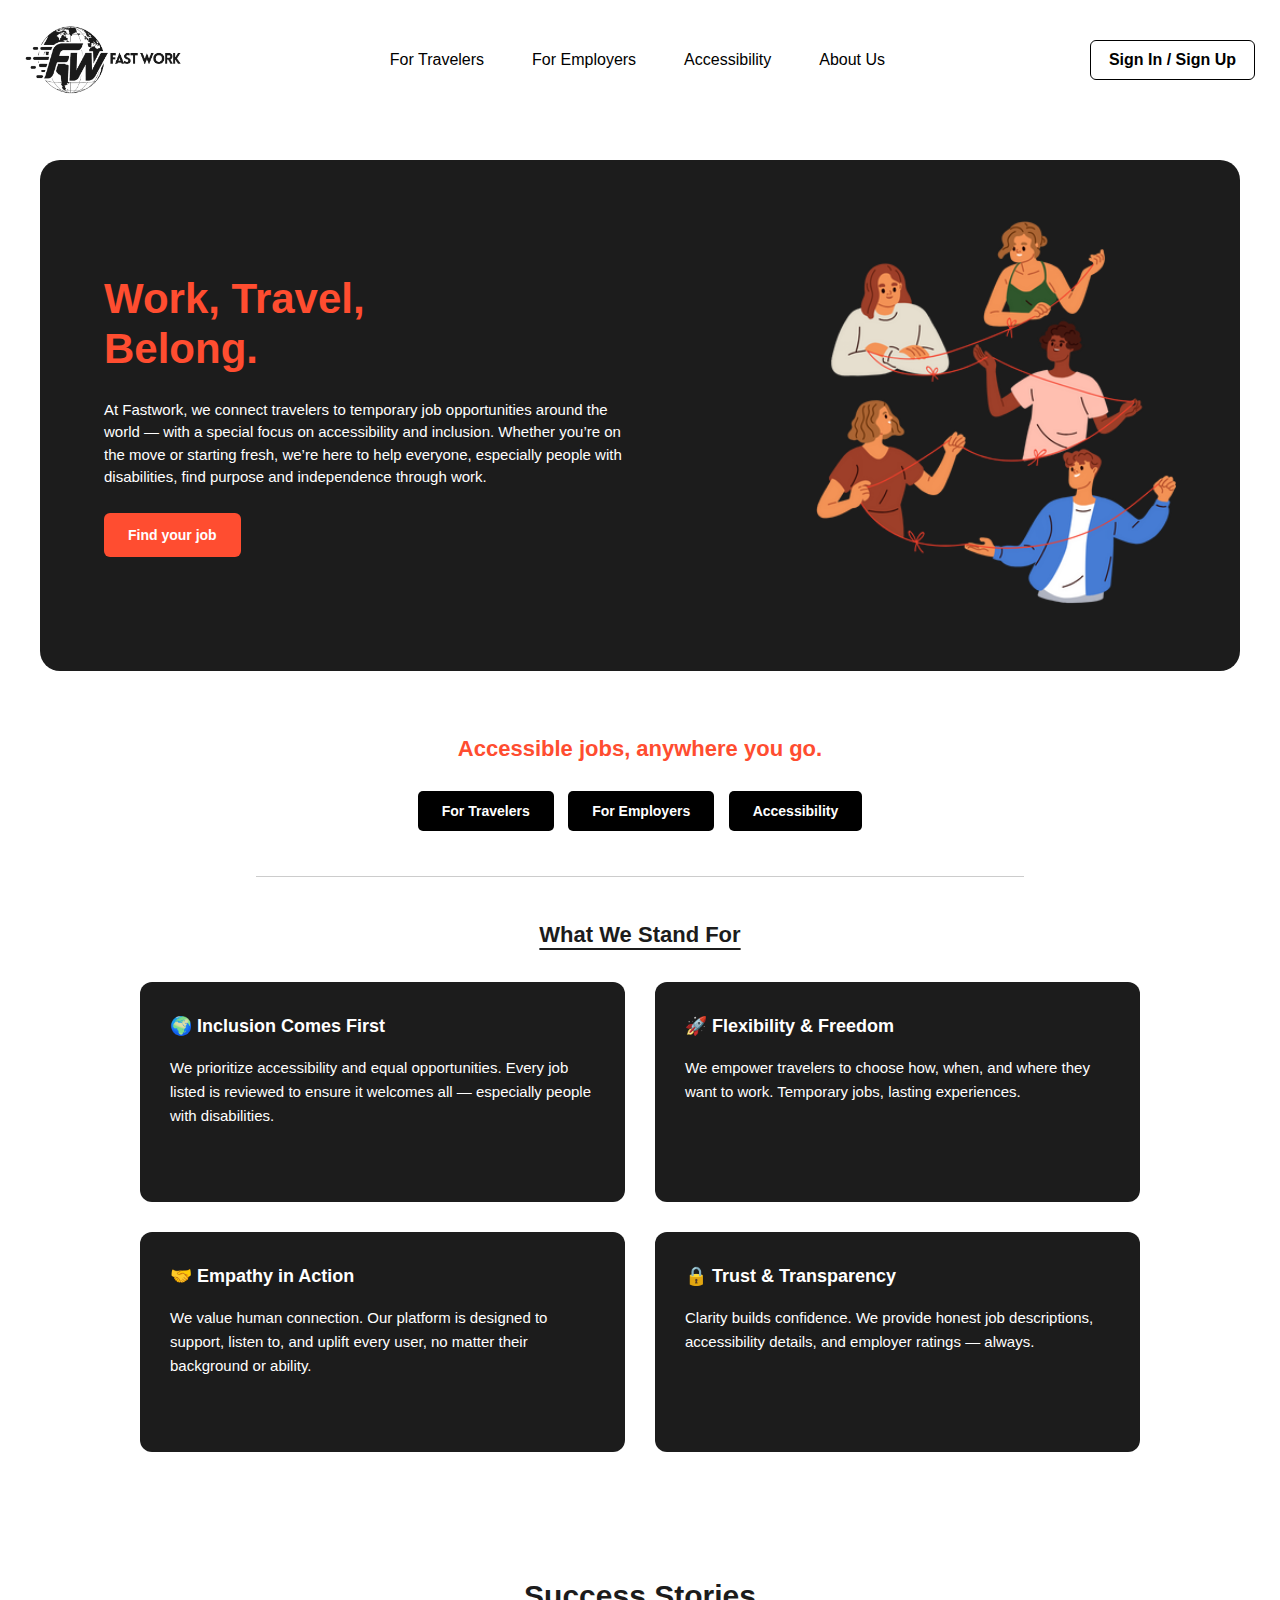
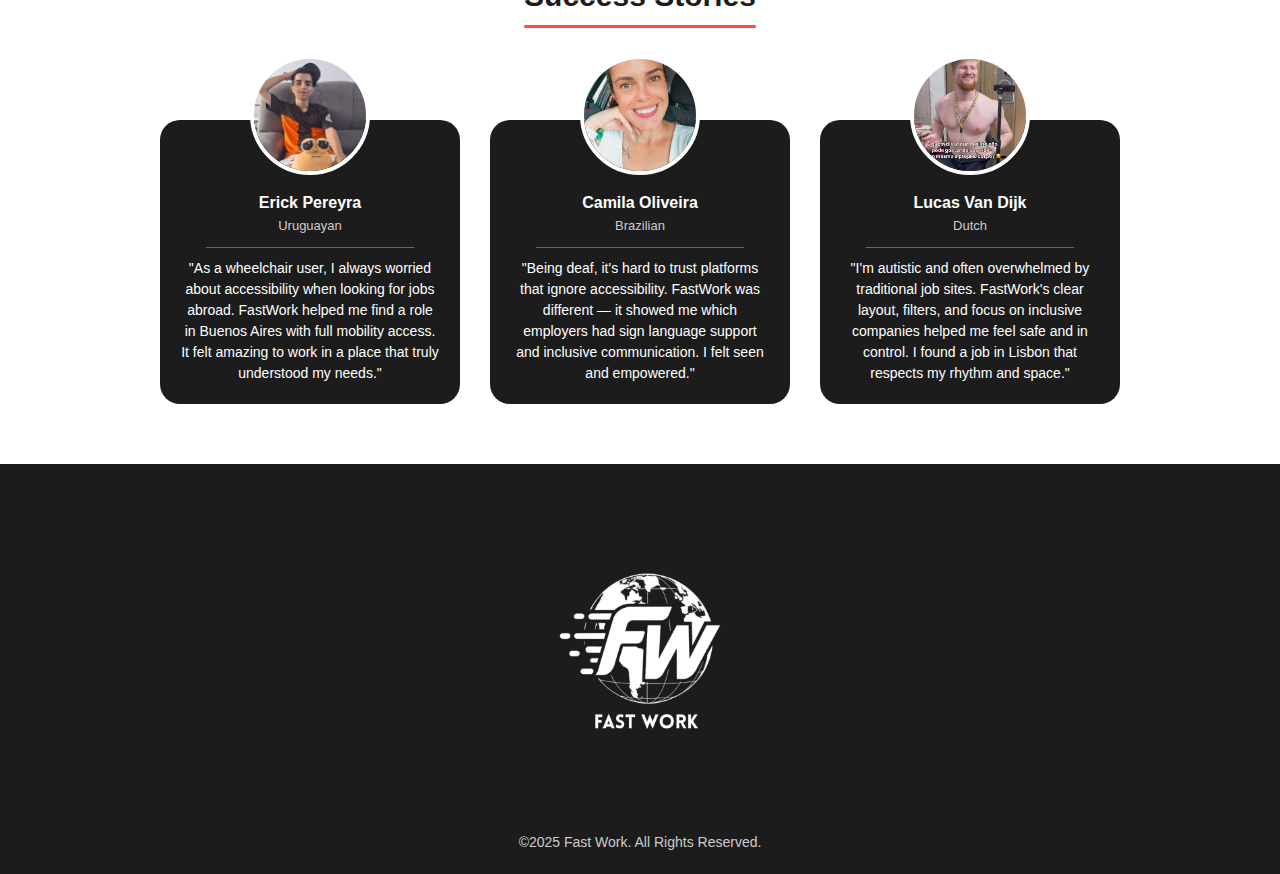
<file: index.html>
<!DOCTYPE html>
<html lang="en">
<head>
  <meta charset="UTF-8" />
  <meta name="viewport" content="width=device-width, initial-scale=1.0"/>
  <link rel="icon" href="Imgs/logo preta.svg" type="image/png">
  <title>Fast Work</title>
  <link rel="stylesheet" href="css/style.css"/>
</head>
<body>
  <header class="header">
    <img src="Imgs/Logo.png" alt="Fast Work Logo" class="logo"/>
    <nav>
      <ul class="nav__links">
        <li><a href="travellers.html">For Travelers</a></li>
        <li><a href="employers.html">For Employers</a></li>
        <li><a href="accessibility.html">Accessibility</a></li>
        <li><a href="aboutus.html">About Us</a></li>
      </ul>
    </nav>
    <button class="sign__btn" onclick="location.href='login.html'">Sign In / Sign Up</button>
  </header>

  <section class="hero">
    <div class="hero__text">
      <h1 class="hero__h1">Work, Travel,<br>Belong.</h1>
      <p>
        At Fastwork, we connect travelers to temporary job opportunities around the world — with a special focus on accessibility and inclusion. Whether you’re on the move or starting fresh, we’re here to help everyone, especially people with disabilities, find purpose and independence through work.
      </p>
      <button class="job__btn">Find your job</button>
    </div>
    <div class="hero__image">
      <img src="Imgs/ppl in front.png" alt="People Illustration"/>
    </div>
  </section>

  <section class="access__jobs">
    <h2>Accessible jobs, anywhere you go.</h2>
    <div class="access__buttons">
      <button>For Travelers</button>
      <button>For Employers</button>
      <button>Accessibility</button>
    </div>
  </section>

  <hr class="divider"/>

  <section class="stand__for">
    <h2>What We Stand For</h2>
    <div class="cards">
      <div class="card">
        <h3>🌍 Inclusion Comes First</h3>
        <p>We prioritize accessibility and equal opportunities. Every job listed is reviewed to ensure it welcomes all — especially people with disabilities.</p>
      </div>
      <div class="card">
        <h3>🚀 Flexibility & Freedom</h3>
        <p>We empower travelers to choose how, when, and where they want to work. Temporary jobs, lasting experiences.</p>
      </div>
      <div class="card">
        <h3>🤝 Empathy in Action</h3>
        <p>We value human connection. Our platform is designed to support, listen to, and uplift every user, no matter their background or ability.</p>
      </div>
      <div class="card">
        <h3>🔒 Trust & Transparency</h3>
        <p>Clarity builds confidence. We provide honest job descriptions, accessibility details, and employer ratings — always.</p>
      </div>
    </div>
  </section>

  <section class="testimonials">
    <h2 class="testimonials__title">Success Stories</h2>
    <div class="testimonials__cards">
      <div class="testimonial__card">
        <img src="Imgs/erick aval.png" alt="Erick Pereyra" class="testimonial__img">
        <h3 class="testimonial__name">Erick Pereyra</h3>
        <p class="testimonial__country">Uruguayan</p>
        <hr class="testimonial__divider">
        <p class="testimonial__text">
          "As a wheelchair user, I always worried about accessibility when looking for jobs abroad. FastWork helped me find a role in Buenos Aires with full mobility access. It felt amazing to work in a place that truly understood my needs."
        </p>
      </div>

      <div class="testimonial__card">
        <img src="Imgs/Camila aval.png" alt="Camila Oliveira" class="testimonial__img">
        <h3 class="testimonial__name">Camila Oliveira</h3>
        <p class="testimonial__country">Brazilian</p>
        <hr class="testimonial__divider">
        <p class="testimonial__text">
          "Being deaf, it's hard to trust platforms that ignore accessibility. FastWork was different — it showed me which employers had sign language support and inclusive communication. I felt seen and empowered."
        </p>
      </div>

      <div class="testimonial__card">
        <img src="Imgs/Lucas aval.png" alt="Lucas Van Dijk" class="testimonial__img">
        <h3 class="testimonial__name">Lucas Van Dijk</h3>
        <p class="testimonial__country">Dutch</p>
        <hr class="testimonial__divider">
        <p class="testimonial__text">
          "I'm autistic and often overwhelmed by traditional job sites. FastWork's clear layout, filters, and focus on inclusive companies helped me feel safe and in control. I found a job in Lisbon that respects my rhythm and space."
        </p>
      </div>
    </div>
  </section>

  <footer class="footer">
    <img src="Imgs/Logo footer.png" alt="Fast Work Logo White" class="footer__logo">
    <p class="footer__text">©2025 Fast Work. All Rights Reserved.</p>
  </footer>
</body>
</html>
</file>
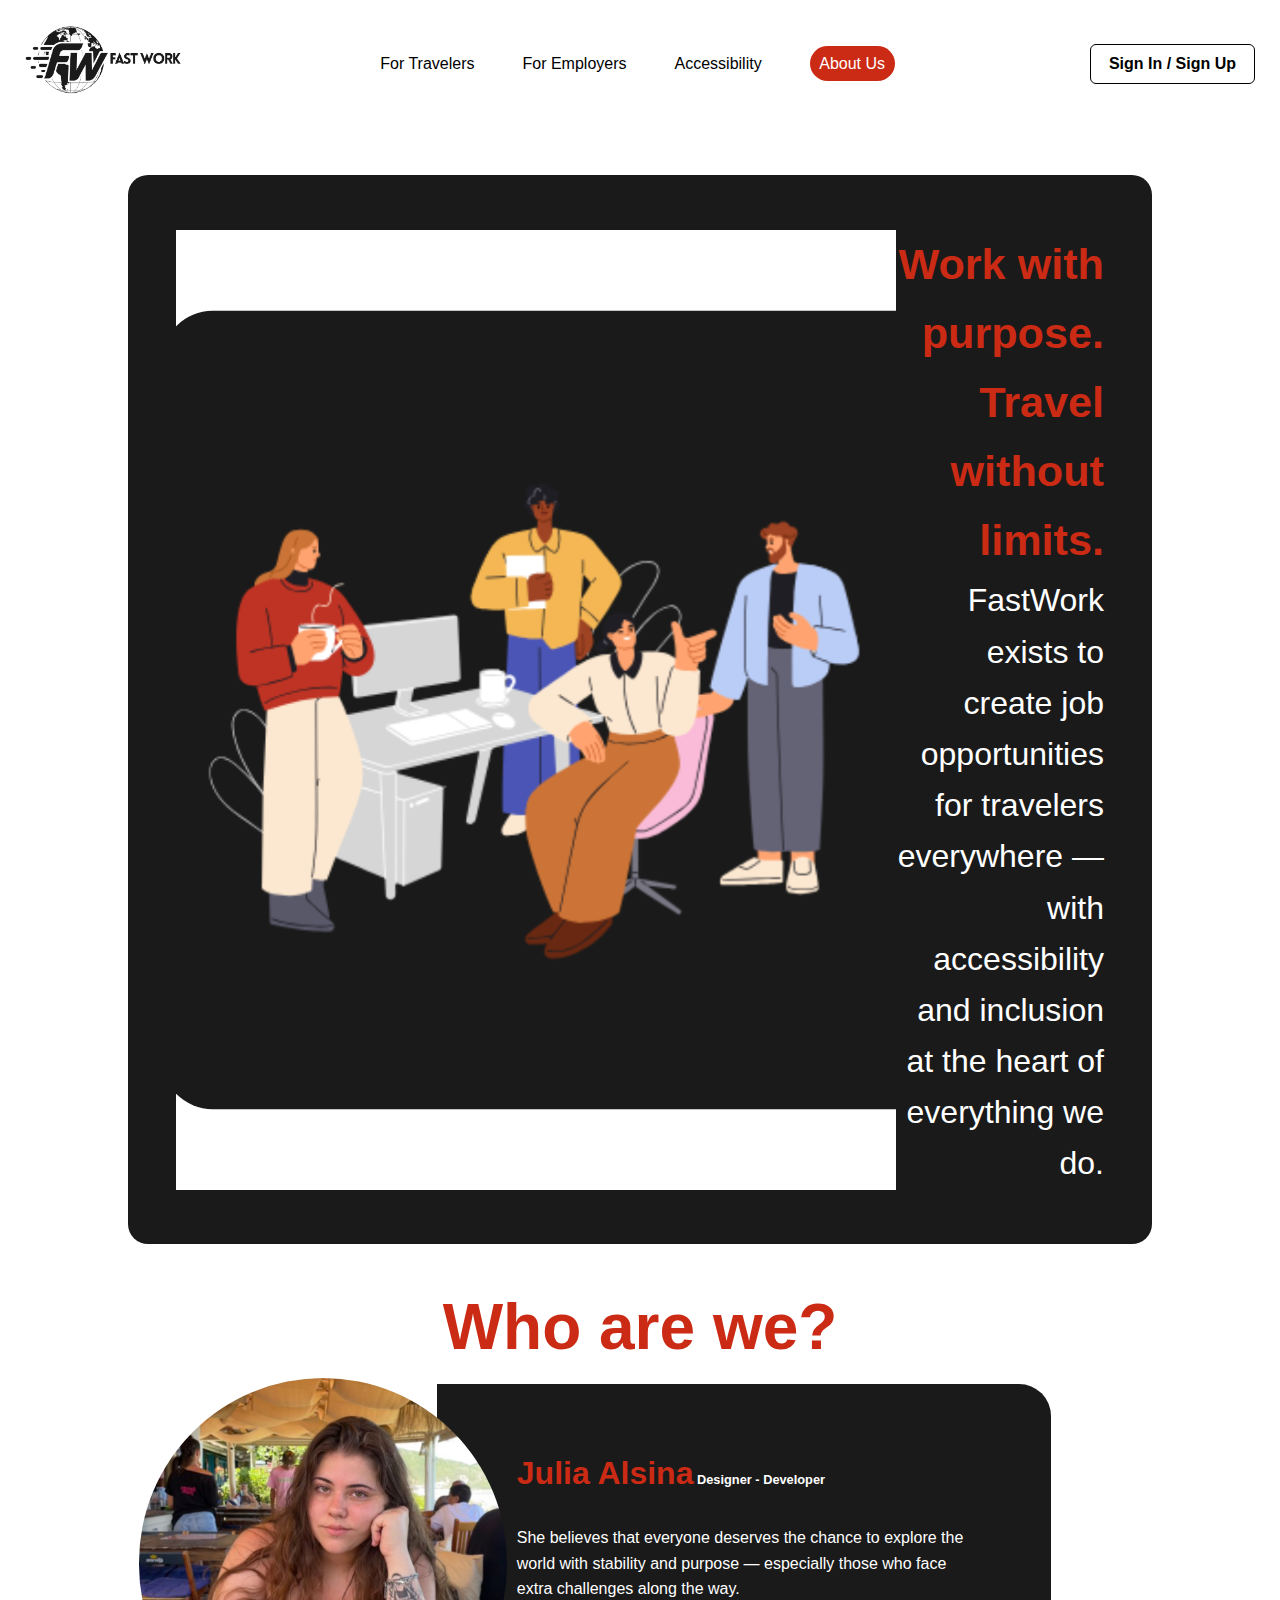
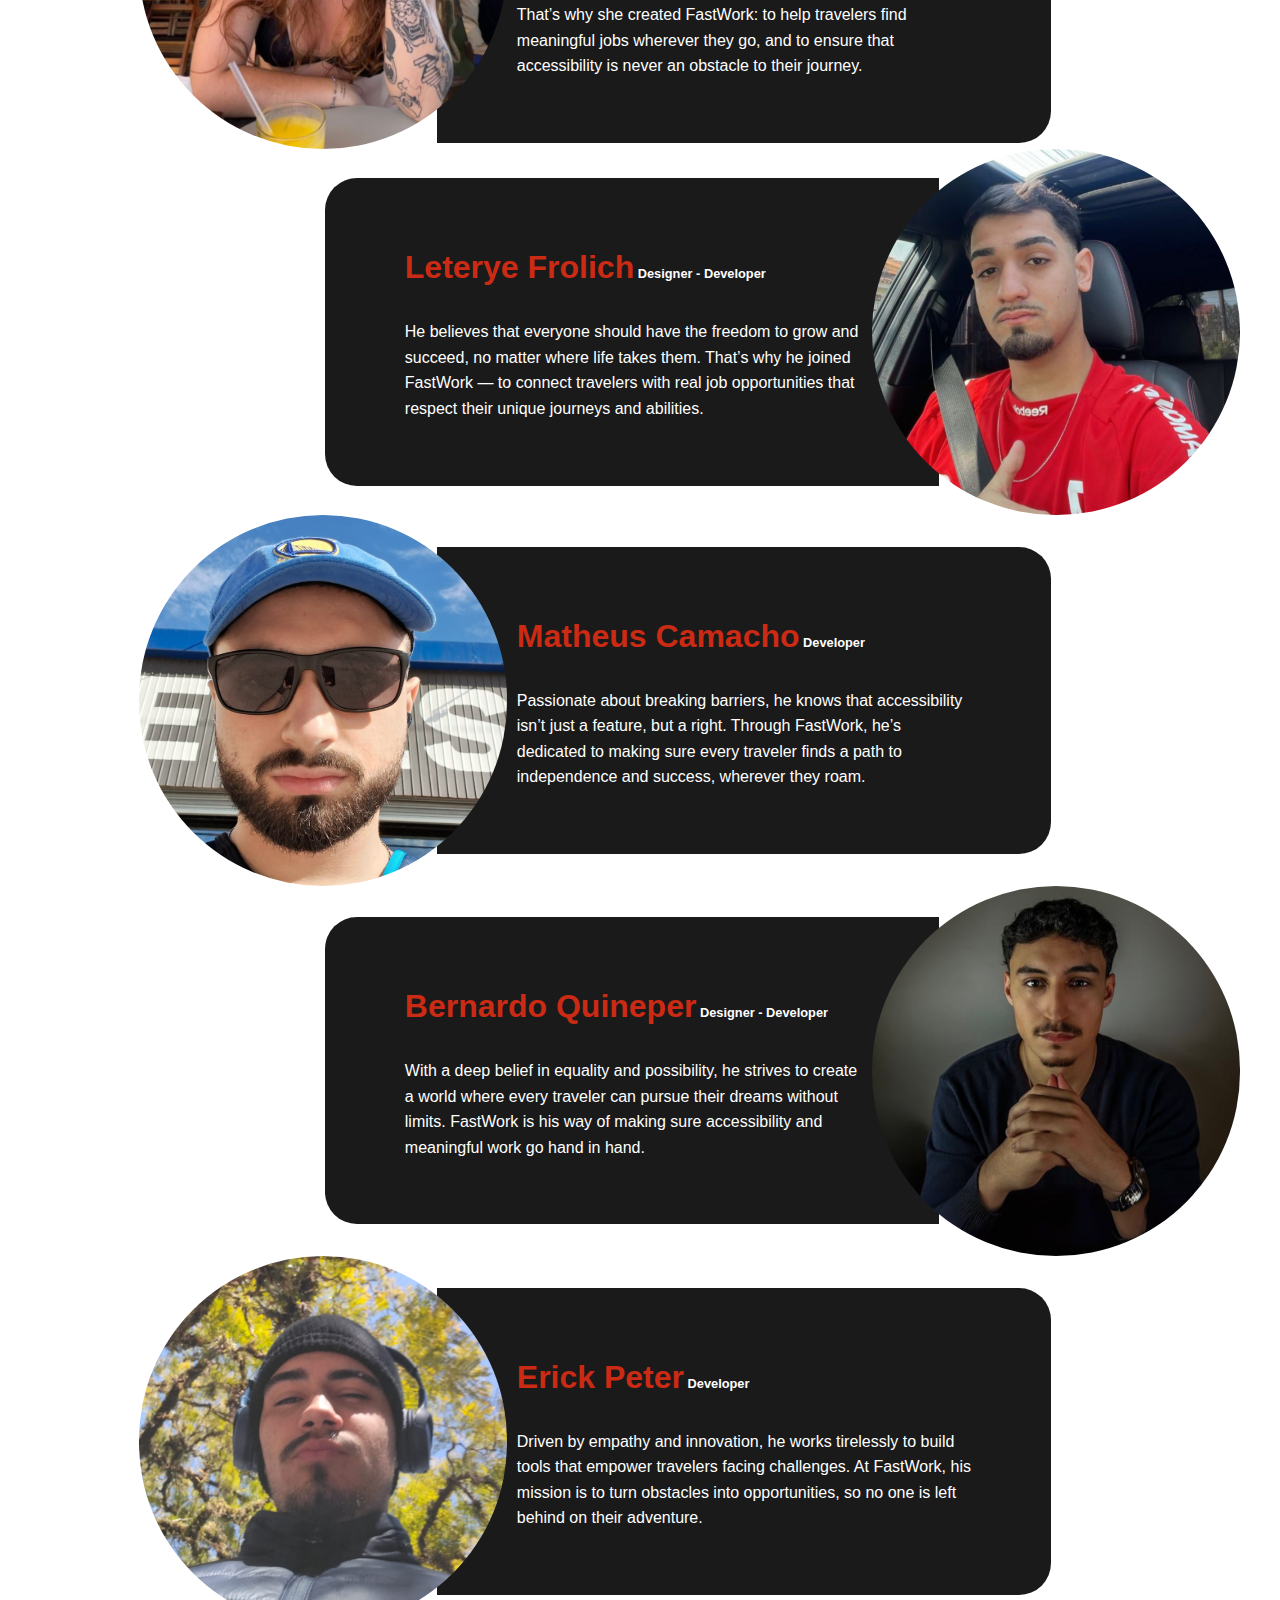
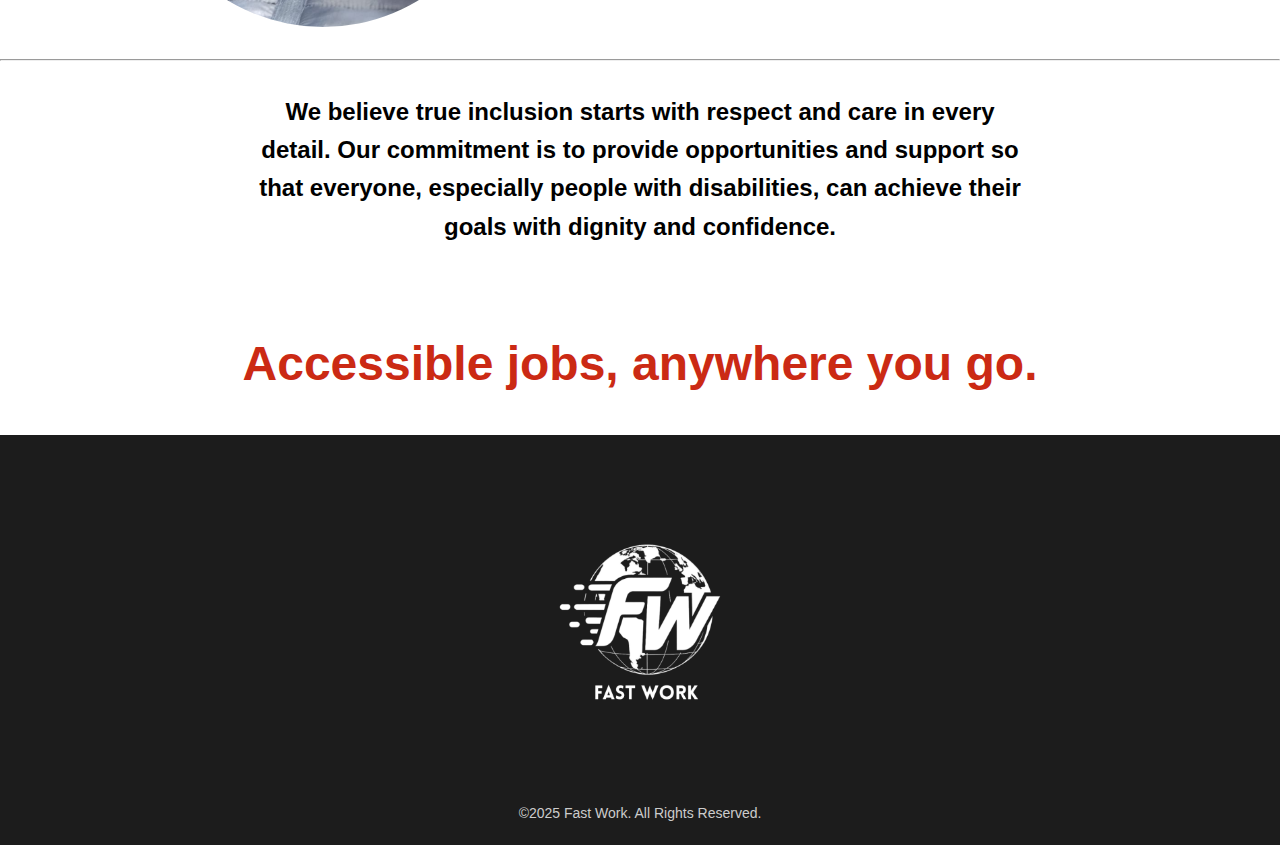
<file: aboutus.html>
<!DOCTYPE html>
<html lang="en">
<head>
    <meta charset="UTF-8">
    <meta name="viewport" content="width=device-width, initial-scale=1.0">
    <link rel="icon" href="Imgs/logo preta.svg" type="image/png">
    <link rel="stylesheet" href="css/aboutus.css">
    <title>About Us</title>
</head>
<body>
  <header>
   <a href="index.html"> <img src="Imgs/Logo.png" alt="Fast Work Logo" class="logo"/></a>    <nav>
      <ul class="nav__links">
        <li><a href="travellers.html">For Travelers</a></li>
        <li><a href="employers.html">For Employers</a></li>
        <li><a href="accessibility.html">Accessibility</a></li>
        <li class="vermelho"><a  href="aboutus.html">About Us</a></li>
      </ul>
    </nav>
    <button class="sign__btn" onclick="location.href='login.html'">Sign In / Sign Up</button>
  </header>
  <main>

    <section class="card1">
        <img src="Imgs/Card1.svg" alt="">
        <h1><span>Work with purpose. <br> Travel without limits.</span><br>FastWork exists to create job opportunities for travelers everywhere — with accessibility and inclusion at the heart of everything we do.</h1>
    </section>
<section class="whoare">
    <div class="titulo_who"><h1>Who are we?</h1></div>

    <div class="julia">
        <img class="img__esquerda" src="Imgs/JULIA.svg" alt="">
        <div class="textos__esquerda">
        <h1>Julia Alsina<span>  Designer - Developer</span></h1> <br>
        <p>She believes that everyone deserves the chance to explore the world with stability and purpose — especially those who  face extra challenges along the way. <br> That’s why she created FastWork: to help travelers find meaningful jobs wherever they go, and to ensure that accessibility is never an obstacle to their journey.</p>
        </div>
    </div>
    <div class="laterye">
        <div class="textos__direita">
        <h1>Leterye Frolich<span>  Designer - Developer</span></h1> <br>
        <p>He believes that everyone should have the freedom to grow and succeed, no matter where life takes them. That’s why he joined FastWork — to connect travelers with real job opportunities that respect their unique journeys and abilities.</p>
        </div>
        <img class="img__direita" src="Imgs/LETERYE.svg" alt="">
    </div>
    <div class="matheus">
        <img class="img__esquerda" src="Imgs/MATHEUS.svg" alt="">
        <div class="textos__esquerda">
        <h1>Matheus Camacho<span>  Developer</span></h1> <br>
        <p>Passionate about breaking barriers, he knows that accessibility isn’t just a feature, but a right. Through FastWork, he’s dedicated to making sure every traveler finds a path to independence and success, wherever they roam.</p>
        </div>
    </div>
     <div class="bernado">
        <div class="textos__direita">
        <h1>Bernardo Quineper<span>  Designer - Developer</span></h1> <br>
        <p>With a deep belief in equality and possibility, he strives to create a world where every traveler can pursue their dreams without limits. FastWork is his way of making sure accessibility and meaningful work go hand in hand.</p>
        </div>
        <img class="img__direita" src="Imgs/BERNARDO.svg" alt="">
    </div>
    <div class="erick">
        <img class="img__esquerda" src="Imgs/ERICK.svg" alt="">
        <div class="textos__esquerda">
        <h1>Erick Peter<span>  Developer</span></h1> <br>
        <p>Driven by empathy and innovation, he works tirelessly to build tools that empower travelers facing challenges. At FastWork, his mission is to turn obstacles into opportunities, so no one is left behind on their adventure.</p>
        </div>
    </div>
</section>
<hr>
<section class="final">
    <div class="texto__final"><h2>We believe true inclusion starts with respect and care in every <br>detail. Our commitment is to provide opportunities and support so <br> that everyone, especially people with disabilities, can achieve their <br> goals with dignity and confidence.</h2></div>
    <div class="titulo__final"><h1>Accessible jobs, anywhere you go.</h1></div>
</section>
</main>

  <footer>
    <img src="Imgs/Logo footer.png" alt="Fast Work Logo White">
    <p class="footer__text">©2025 Fast Work. All Rights Reserved.</p>
  </footer>
</body>
</html>
</file>
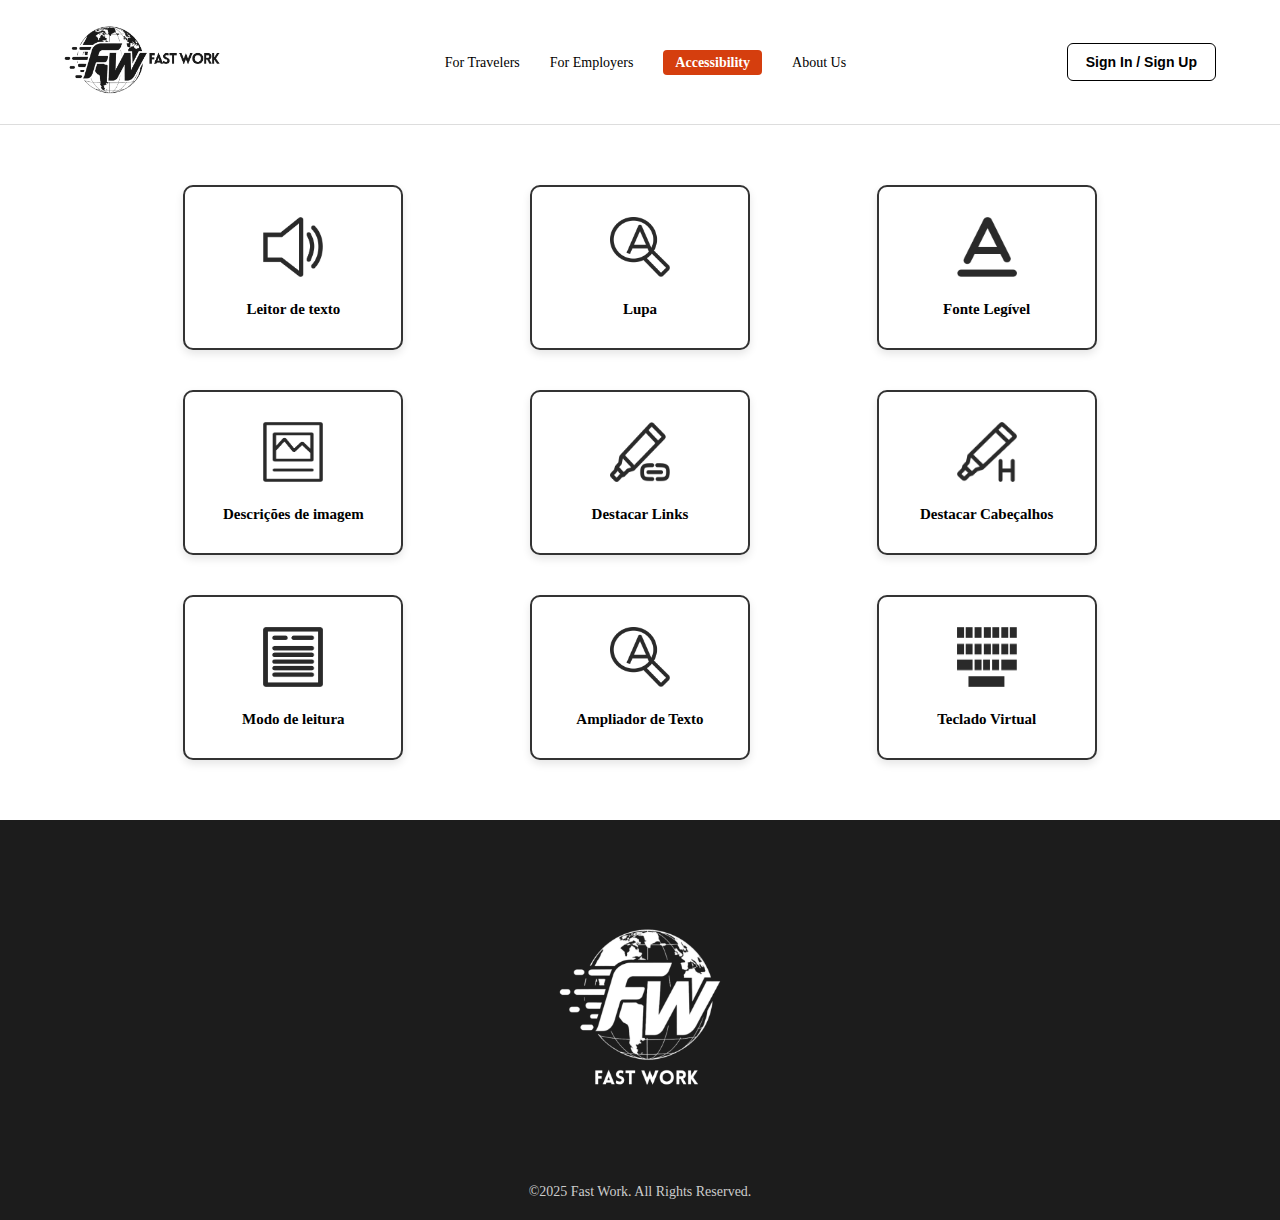
<file: accessibility.html>
<!DOCTYPE html>
<html lang="en">
<head>
  <meta charset="UTF-8" />
  <meta name="viewport" content="width=device-width, initial-scale=1.0"/>
  <link rel="stylesheet" href="css/accessibility.css">
  <title>Fast Work</title>
</head>
<body>

  <header class="header">
   <a href="index.html"> <img src="Imgs/Logo.png" alt="Fast Work Logo" class="logo"/></a>    <nav>
      <ul class="nav__links">
        <li><a href="travellers.html">For Travelers</a></li>
        <li><a href="employers.html">For Employers</a></li>
        <li><a href="accessibility.html" class="highlight">Accessibility</a></li>
        <li><a href="aboutus.html">About Us</a></li>
      </ul>
    </nav>
    <button class="sign__btn" onclick="location.href='login.html'">Sign In / Sign Up</button>
  </header>

  <main class="accessibility__main">
    <section class="cards__grid">
      <div class="card">
        <img src="Imgs/leitor de texto.png" alt="Leitor de texto" class="card__icon"> 
        <p class="card__text">Leitor de texto</p>
      </div>
      <div class="card">
        <img src="Imgs/Group 29.png" alt="Lupa" class="card__icon">
        <p class="card__text">Lupa</p>
      </div>
      <div class="card">
        <img src="Imgs/fonte legivel.png" alt="Fonte Legível" class="card__icon">
        <p class="card__text">Fonte Legível</p>
      </div>
      <div class="card">
        <img src="Imgs/Vector 4.png" alt="Descrições de imagem" class="card__icon">
        <p class="card__text">Descrições de imagem</p>
      </div>
      <div class="card">
        <img src="Imgs/Vector 5.png" alt="Destacar Links" class="card__icon">
        <p class="card__text">Destacar Links</p>
      </div>
      <div class="card">
        <img src="Imgs/Vector 6.png" alt="Destacar Cabeçalhos" class="card__icon">
        <p class="card__text">Destacar Cabeçalhos</p>
      </div>
      <div class="card">
        <img src="Imgs/Vector 7.png" alt="Modo de leitura" class="card__icon">
        <p class="card__text">Modo de leitura</p>
      </div>
      <div class="card">
        <img src="Imgs/Group 30.png" alt="Ampliador de Texto" class="card__icon">
        <p class="card__text">Ampliador de Texto</p>
      </div>
      <div class="card">
        <img src="Imgs/Vector 8.png" alt="Teclado Virtual" class="card__icon">
        <p class="card__text">Teclado Virtual</p>
      </div>
    </section>
  </main>

  <footer class="footer">
    <img src="Imgs/Logo footer.png" alt="Fast Work Logo White" class="footer__logo">
    <p class="footer__text">©2025 Fast Work. All Rights Reserved.</p>
  </footer>

</body>
</html>
</file>
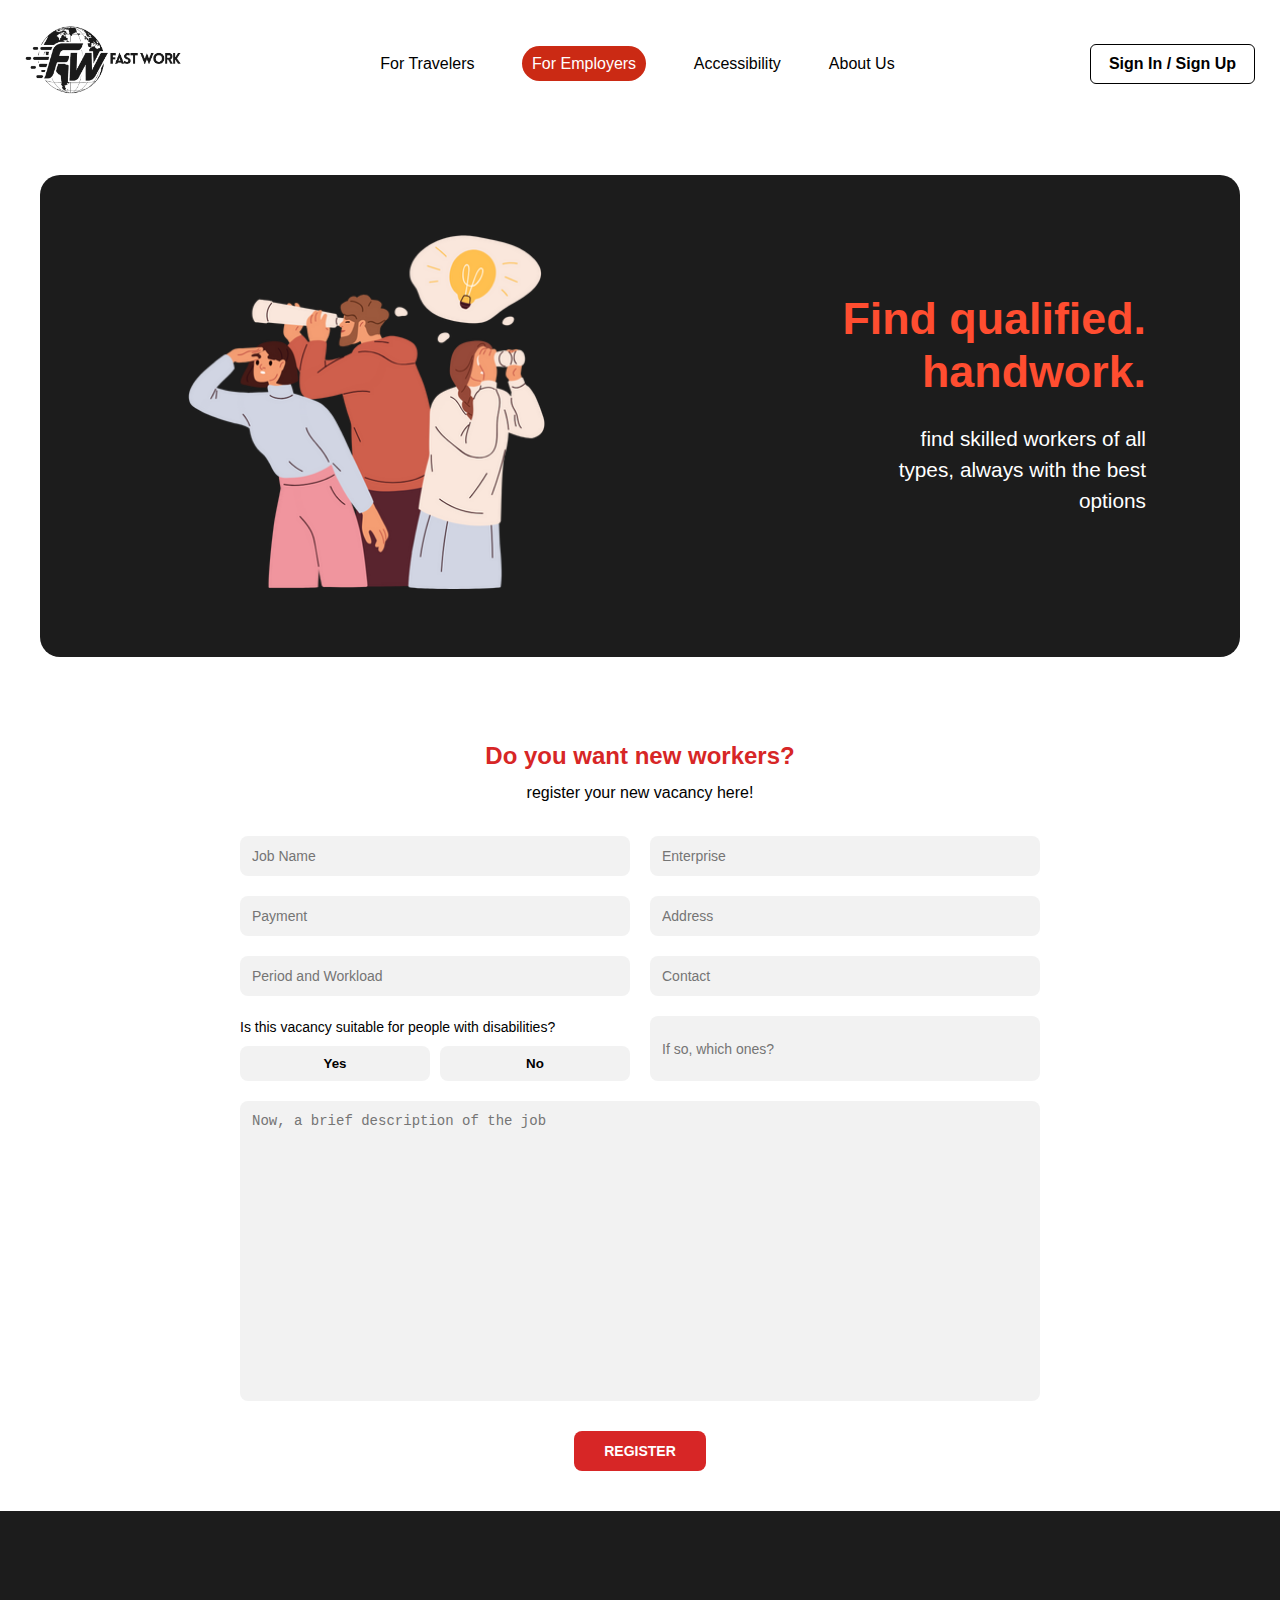
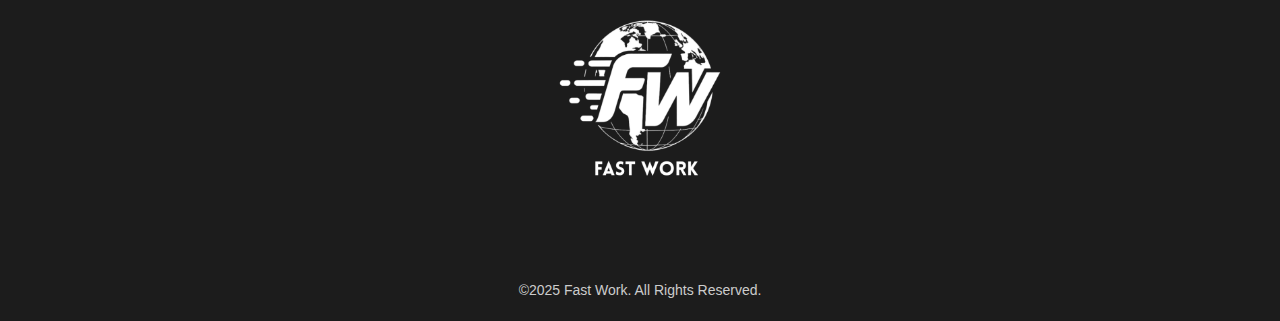
<file: employers.html>
<!DOCTYPE html>
<html lang="en">
<head>
    <meta charset="UTF-8">
    <meta name="viewport" content="width=device-width, initial-scale=1.0">
    <link rel="icon" href="Imgs/logo preta.svg" type="image/png">
    <title>Employers</title>
    <link rel="stylesheet" href="css/employers.css">
</head>
<body>
    <header>
   <a href="index.html"> <img src="Imgs/Logo.png" alt="Fast Work Logo" class="logo"/></a>    <nav>
      <ul class="nav__links">
        <li><a href="travellers.html">For Travelers</a></li>
        <li class="vermelho"><a href="employers.html">For Employers</a></li>
        <li><a href="accessibility.html">Accessibility</a></li>
        <li><a  href="aboutus.html">About Us</a></li>
      </ul>
    </nav>
    <button class="sign__btn" onclick="location.href='login.html'">Sign In / Sign Up</button>
  </header>

  <section class="hero">
      <div class="hero__image">
        <img src="Imgs/ppl traveller.png" alt="People Illustration"/>
      </div>
    <div class="hero__text">
      <h1 class="hero__h1">Find qualified. <br> handwork.</h1>
      <p>
        find skilled workers of all <br> types, always with the best <br>options
      </p>
    </div>
  </section>

<section class="vacancy-form-section">
  <h2 class="form-title">Do you want new workers?</h2>
  <p class="form-subtitle">register your new vacancy here!</p>

  <form class="vacancy-form">
    <div class="form-row">
      <input type="text" placeholder="Job Name" />
      <input type="text" placeholder="Enterprise" />
    </div>
    <div class="form-row">
      <input type="text" placeholder="Payment" />
      <input type="text" placeholder="Address" />
    </div>
    <div class="form-row">
      <input type="text" placeholder="Period and Workload" />
      <input type="text" placeholder="Contact" />
    </div>
    <div class="form-row">
      <div class="disability-check">
        <label>Is this vacancy suitable for people with disabilities?</label>
        <div class="options">
          <button type="button">Yes</button>
          <button type="button">No</button>
        </div>
      </div>
      <input type="text" placeholder="If so, which ones?" />
    </div>
    <div class="form-row full-width">
      <textarea placeholder="Now, a brief description of the job"></textarea>
    </div>
    <button type="submit" class="register-button">REGISTER</button>
  </form>
</section>



  <footer class="footer">
    <img src="Imgs/Logo footer.png" alt="Fast Work Logo White" class="footer__logo">
    <p class="footer__text">©2025 Fast Work. All Rights Reserved.</p>
  </footer>











  
</body>
</html>
</file>
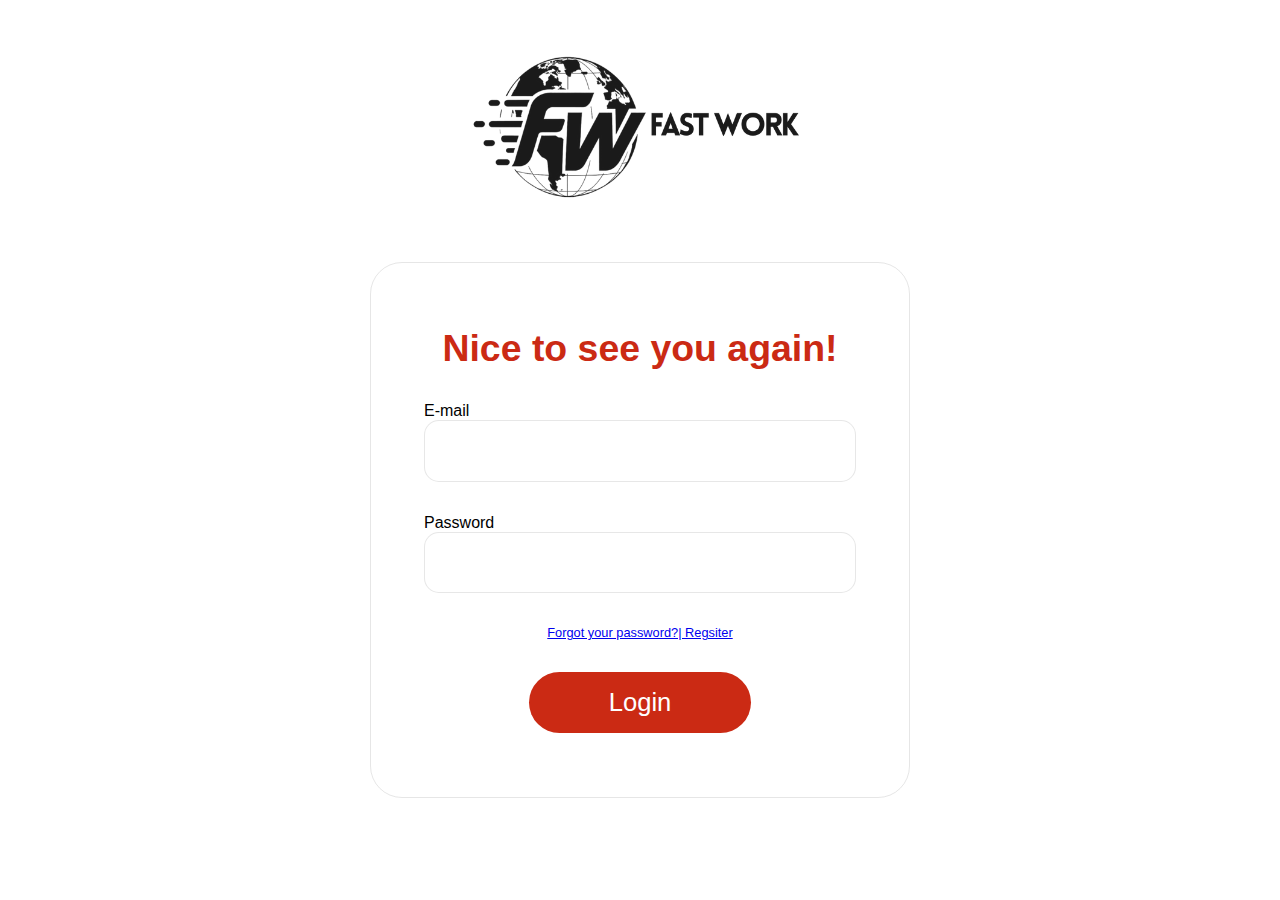
<file: login.html>
<!DOCTYPE html>
<html lang="en">
<head>
    <meta charset="UTF-8">
    <meta name="viewport" content="width=device-width, initial-scale=1.0">
    <link rel="icon" href="Imgs/logo preta.svg" type="image/png">
    <link rel="stylesheet" href="css/login.css">
    <title>Login</title>
</head>
<body>
        <div class="logo">
   <a href="index.html"> <img src="Imgs/Logo.png" alt="Fast Work Logo" class="logo"/></a>        </div>
        <div class="login">
            <div class="titulo__login">
                <h3>Nice to see you again!</h3>
            </div>
            <div class="inputs__login">
                <div class="label__login">
                    <label for="email">E-mail</label>
                    <input type="email">
                </div>
                <div class="label__login">
                    <label for="senha">Password</label>
                    <input type="password">
                </div>
            </div>
            <div class="registro__login">
                <a href="registro.html"> Forgot your password?| Regsiter</a>
            </div>

            <button class="botao__login" onclick="location.href='/'">Login</button>

        </div>
</body>
</html>
</file>
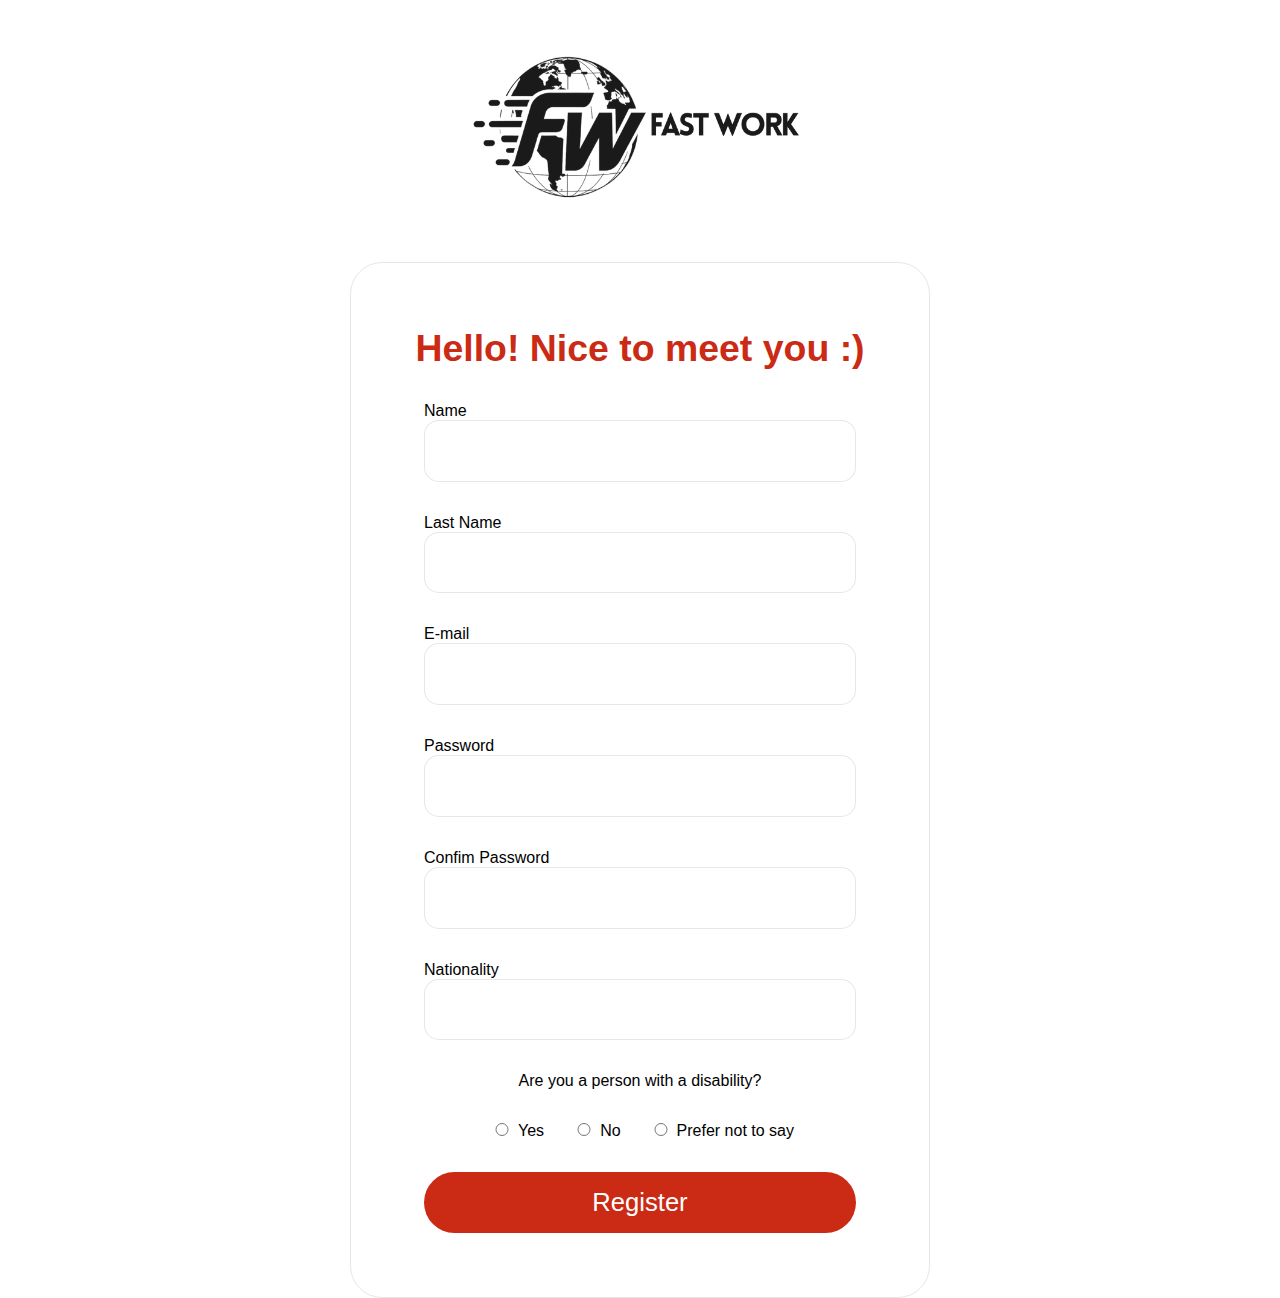
<file: registro.html>
<!DOCTYPE html>
<html lang="en">
<head>
    <meta charset="UTF-8">
    <meta name="viewport" content="width=device-width, initial-scale=1.0">
    <link rel="icon" href="Imgs/logo preta.svg" type="image/png">
    <link rel="stylesheet" href="css/registro.css">
    <title>Register</title>
</head>
<body>
        <div class="logo">
   <a href="index.html"> <img src="Imgs/Logo.png" alt="Fast Work Logo" class="logo"/></a>        </div>
            <form class="login">
                <div class="titulo__login">
                    <h3>Hello! Nice to meet you :)</h3>
                </div>
                <div class="inputs__login">
                <div class="label__login">
                    <label for="email">Name</label>
                    <input type="text" required>
                </div>
                <div class="label__login">
                    <label for="senha">Last Name</label>
                    <input type="text" required>
                </div>
                <div class="label__login">
                    <label for="email">E-mail</label>
                    <input type="email" required>
                </div>
                <div class="label__login">
                    <label for="senha">Password</label>
                    <input type="password" required>
                </div>
                <div class="label__login">
                    <label for="email">Confim Password</label>
                    <input type="password" required>
                </div>
                <div class="label__login">
                    <label for="senha">Nationality</label>
                    <input type="text" required>
                </div>
                <div class="deficiencia">
                    <p>Are you a person with a disability?</p>
                </div>
                <div class="escolha__deficiencia">
                    <label><input type="radio">Yes </label>
                    <label><input type="radio">No </label>
                    <label><input type="radio">Prefer not to say</label>
                </div>
            </form>
            <button class="botao__login" onclick="location.href='/'">Register</button>

        </div>
</body>
</html>
</file>
<file: css/style.css>
* {
  margin: 0;
  padding: 0;
  box-sizing: border-box;
}

body {
  font-family: Arial, sans-serif;
  background-color: #fff;
  color: #1c1c1c;
  line-height: 1.6;
}

/* HEADER */
.header {
  display: flex;
  justify-content: space-between;
  align-items: center;
  padding: 25px;
}

.logo {
  width: 160px;
}

.nav__links {
  color: #000;
  list-style: none;
  display: flex;
  align-items: center;
  gap: 3rem;
  transition: 2s;
}

.nav__links a {
  text-decoration: none;
  color: #000;
  font-weight: 500;
  font-size: 1rem;
}
.nav__links :hover{
  background-color: #CB2A14;
  border-radius: 1rem;
  padding: 0.5rem;
  color: white;
}


.sign__btn {
  padding: 10px 18px;
  border: 1.5px solid #000;
  background-color: #fff;
  font-weight: bold;
  cursor: pointer;
  border-radius: 6px;
  font-size: 1rem;
}
.sign__btn :hover{
  background-color: #CB2A14;
  
}

/* HERO  */
.hero {
  display: flex;
  align-items: center;
  justify-content: space-around;
  background-color: #1c1c1c;
  color: #fff;
  border-radius: 20px;
  margin: 40px auto;
  padding: 60px 5%; 
  max-width: 1200px;
}

.hero__text {
  flex: 1;
  padding-right: 30px;
}

.hero__text h1 {
  font-size: 42px; 
  color: #ff4d30;
  margin-bottom: 24px;
  line-height: 1.2;
}

.hero__text p {
  font-size: 15px;
  margin-bottom: 24px;
  line-height: 1.5;
}

.job__btn {
  background-color: #ff4d30;
  color: #fff;
  border: none;
  padding: 14px 24px; 
  border-radius: 6px;
  font-size: 14px;
  font-weight: bold;
  cursor: pointer;
}

.hero__image {
  flex: 1;
  text-align: right;
}

.hero__image img {
  width: 100%;
  max-width: 360px; 
  height: auto;
}

/* ACESSO DE TRABALHOS */
.access__jobs {
  text-align: center;
  margin: 60px 0 40px;
}

.access__jobs h2 {
  color: #ff4d30;
  font-size: 22px;
  margin-bottom: 20px;
}

.access__buttons button {
  background-color: #000;
  color: #fff;
  border: none;
  padding: 12px 24px;
  margin: 5px;
  border-radius: 5px;
  font-weight: bold;
  font-size: 14px;
  cursor: pointer;
}

/* DIVISOR */
.divider {
  width: 60%;
  margin: 40px auto;
  border: 0;
  height: 1px;
  background-color: #ccc;
}

/* SEÇÃO COM CARDS */
.stand__for {
  padding: 0 5%;
  margin-bottom: 60px;
}

.stand__for h2 {
  text-align: center;
  font-size: 22px;
  font-weight: bold;
  margin-bottom: 30px;
  text-decoration: underline;
  text-underline-offset: 6px;
}

.cards {
  display: grid;
  grid-template-columns: repeat(2, 1fr);
  gap: 30px;
  max-width: 1000px;
  margin: 0 auto;
}

.card {
  background-color: #1c1c1c;
  color: white;
  padding: 30px;
  border-radius: 12px;
  min-height: 220px;
  font-size: 16px;
}

.card h3 {
  margin-bottom: 15px;
  font-size: 18px;
}

.card p {
  font-size: 15px;
}

/* TESTIMONIALS // AVALIAÇÃO */
.testimonials {
  padding: 60px 5%;
  text-align: center;
}

.testimonials__title {
  font-size: 30px;
  font-weight: bold;
  margin-bottom: 100px;
  position: relative;
  display: inline-block;
}

.testimonials__title::after {
  content: '';
  position: absolute;
  left: 0;
  bottom: -8px;
  width: 100%;
  height: 3px;
  background-color: #ff4d30;
  border-radius: 2px;
}

.testimonials__cards {
  display: flex;
  justify-content: center;
  gap: 30px;
  flex-wrap: wrap;
}

.testimonial__card {
  background-color: #1c1c1c;
  color: white;
  border-radius: 20px;
  padding: 10px 20px 20px;
  max-width: 300px;
  position: relative;
  text-align: center;
}

.testimonial__img {
  width: 120px;
  height: 120px;
  border-radius: 50%;
  object-fit: cover;
  position: absolute;
  top: -65px;
  left: 50%;
  transform: translateX(-50%);
  border: 4px solid white;
}

.testimonial__name {
  margin-top: 60px;
  font-size: 16px;
  font-weight: bold;
}

.testimonial__country {
  font-size: 13px;
  color: #ccc;
  margin-bottom: 10px;
}

.testimonial__divider {
  border: none;
  border-top: 1px solid #666;
  margin: 10px 0;
  width: 80%;
  margin-left: auto;
  margin-right: auto;
}

.testimonial__text {
  font-size: 14px;
  line-height: 1.5;
}

.footer {
  background-color: #1c1c1c;
  padding: 40px 20px 20px;
  text-align: center;
  color: white;
}

.footer__logo {
  width: 300px;
  margin-bottom: 20px;
}

.footer__text {
  font-size: 14px;
  color: #ccc;
}
</file>
<file: css/aboutus.css>
*{
    margin: 0;
    padding: 0;
    box-sizing: border-box;
}
body {
  font-family: Arial, sans-serif;
  background-color: #fff;
  color: #000000;
  line-height: 1.6;
}
header {
  display: flex;
  justify-content: space-between;
  align-items: center;
  padding: 25px;
  margin-bottom: 3rem;
}

.logo {
  width: 160px;
}

.nav__links {
color: #000;
  list-style: none;
  display: flex;
  align-items: center;
  gap: 3rem;
  transition: 2s;
}

.nav__links a {
  text-decoration: none;
  color: #000;
  font-weight: 500;
  font-size: 1rem;
}
.nav__links :hover{
  background-color: #CB2A14;
  border-radius: 1rem;
  padding: 0.3rem;
  color: white;
}
.vermelho{
    background-color: #CB2A14;
    padding: 0.3rem 0.6rem;
    border-radius: 20px;
}
.vermelho a{
    color: white;
}

.sign__btn {
  padding: 10px 18px;
  border: 1.5px solid #000;
  background-color: #fff;
  font-weight: bold;
  cursor: pointer;
  border-radius: 6px;
  font-size: 1rem;
}
.card1{
    display: flex;
    background-color: #1A1A1A;
    border-radius: 20px;
    width: 80%;
    margin: auto;
    padding: 3.4rem 3rem;
}
.card1 img{
    width :45rem;
}
.card1 h1{
    width: 33.9%;
    margin: auto;
    font-size: 2rem;
    text-align: right;
    color: white;
    font-weight: 400;
}
.card1 span{
    font-size: 2.7rem;
    color: #CB2A14;
    font-weight: 600;
}
.titulo_who{
    margin-top: 2rem;
    display: flex;
    justify-content: center;
    font-size: 2rem;
    color:#CB2A14;
}
.img__direita{
    z-index: 10;
    width: 23rem;
    position: relative;
    right: 4.2rem;
}
.textos__direita{
    z-index: 1;
    background-color: #1A1A1A;
    padding: 4rem 5rem;
    border-bottom-left-radius:2rem;
    border-top-left-radius: 2rem;
    width: 60%;
    color: white;
}
.textos__direita h1{
    color: #CB2A14;
}
.textos__direita span{
    color: white;
    font-size: 0.8rem;
}
.img__esquerda{
    width: 23rem;
    position: relative;
    left: 4.4rem;
    z-index: 10;
}
.textos__esquerda{
    z-index: 1;
    background-color: #1A1A1A;
    padding: 4rem 5rem;
    border-bottom-right-radius:2rem;
    border-top-right-radius: 2rem;
    width: 60%;
    color: white;
}
.textos__esquerda h1{
    color: #CB2A14;
}
.textos__esquerda span{
    color: white;
    font-size: 0.8rem;
}
/* ------------------------------julia------------------------ */
.julia {
    display: flex;
    justify-content: center;
    align-items: center;
    position: relative;
    right: 5rem;
    width: 80%;
    margin:auto;
}
/* ----------------------------------leterye ---------------------------------------*/
.laterye {
    display: flex;
    justify-content: center;
    align-items: center;
    position: relative;
    left: 11rem;
    width: 80%;
    margin:auto;
}
/* --------------------------------------MATEHSU---------------------------------- */
.matheus {
    display: flex;
    justify-content: center;
    align-items: center;
    position: relative;
    right: 5rem;
    width: 80%;
    margin:auto;
}
/* ---------------------------BERNADO--------------------------- */
.bernado {
    display: flex;
    justify-content: center;
    align-items: center;
    position: relative;
    left: 11rem;
    width: 80%;
    margin:auto;
}
/* -------------------ERICK------------------------------------- */
.erick{
     display: flex;
    justify-content: center;
    align-items: center;
    position: relative;
    right: 5rem;
    width: 80%;
    margin:auto;
}
hr{
    margin-top: 2rem;
    margin-bottom: 2rem;
}
.final {
    display: flex;
    flex-direction: column;
    justify-content: center;
    align-items: center;
    gap: 5rem;
}
.texto__final {
    text-align: center;
}
.titulo__final {
    font-size: 1.5rem;
    color: #CB2A14;
    margin-bottom: 2rem;
}
footer {
  background-color: #1c1c1c;
  padding: 40px 20px 20px;
  text-align: center;
  color: white;
}

footer img {
  width: 300px;
  margin-bottom: 20px;
}

.footer__text {
  font-size: 14px;
  color: #ccc;
}
</file>
<file: css/accessibility.css>
* {
  margin: 0;
  padding: 0;
  box-sizing: border-box;
}


/* HEADER  */
.header {
  display: flex;
  justify-content: space-between;
  align-items: center;
  padding: 25px 5%;
  border-bottom: 1px solid #ddd;
}

.logo {
  width: 160px;
}

.nav__links {
  list-style: none;
  display: flex;
  gap: 30px;
  padding: 0;
  margin: 0;
}

.nav__links a {
  text-decoration: none;
  color: #000;
  font-weight: 500;
  font-size: 14px;
}

.nav__links a.highlight {
  background-color: #D53E0E;
  color: #fff;
  padding: 5px 12px;
  border-radius: 4px;
  font-weight: 600;
  transition: background-color 0.3s ease;
}

.nav__links a.highlight:hover {
  background-color: #b0370c;
}

.sign__btn {
  padding: 10px 18px;
  border: 1.5px solid #000;
  background-color: #fff;
  font-weight: bold;
  cursor: pointer;
  border-radius: 6px;
  font-size: 14px;
}

 /* CARDS  */
.accessibility__main {
  padding: 60px 5%;
  background-color: #fff;
  display: flex;
  justify-content: center;
}

.cards__grid {
  display: grid;
  grid-template-columns: repeat(3, 1fr);
  gap: 40px;
  max-width: 1000px;
  width: 100%;
  justify-items: center;
}

.card {
  border: 2px solid #333;
  border-radius: 10px;
  padding: 30px 20px;
  text-align: center;
  box-shadow: 0 4px 8px rgba(0,0,0,0.1);
  transition: transform 0.2s ease;
  background-color: white;
  width: 100%;
  max-width: 220px;
}

.card:hover {
  transform: translateY(-5px);
}

.card__icon {
  width: 60px;
  height: 60px;
  margin-bottom: 20px;
}

.card__text {
  font-size: 15px;
  font-weight: 600;
}

/* FOOTER  */
.footer {
  background-color: #1c1c1c;
  padding: 40px 20px 20px;
  text-align: center;
  color: white;
}

.footer__logo {
  width: 300px;
  margin-bottom: 20px;
}

.footer__text {
  font-size: 14px;
  color: #ccc;
}
.nav__links :hover{
  background-color: #CB2A14;
  border-radius: 1rem;
  padding: 0.3rem;
  color: white;
}

.footer {
  background-color: #1c1c1c;
  padding: 40px 20px 20px;
  text-align: center;
  color: white;
}

.footer__logo {
  width: 300px;
  margin-bottom: 20px;
}

.footer__text {
  font-size: 14px;
  color: #ccc;
}
</file>
<file: css/employers.css>
*{
    margin: 0;
    padding: 0;
    box-sizing: border-box;
}
body {
  font-family: Arial, sans-serif;
  background-color: #fff;
  color: #000000;
  line-height: 1.6;
}
header {
  display: flex;
  justify-content: space-between;
  align-items: center;
  padding: 25px;
  margin-bottom: 3rem;
}

.logo {
  width: 160px;
}

.nav__links {
color: #000;
  list-style: none;
  display: flex;
  align-items: center;
  gap: 3rem;
  transition: 2s;
}

.nav__links a {
  text-decoration: none;
  color: #000;
  font-weight: 500;
  font-size: 1rem;
}
.nav__links :hover{
  background-color: #CB2A14;
  border-radius: 1rem;
  padding: 0.3rem;
  color: white;
}
.vermelho{
    background-color: #CB2A14;
    padding: 0.3rem 0.6rem;
    border-radius: 20px;
}
.vermelho a{
    color: white;
}

.sign__btn {
  padding: 10px 18px;
  border: 1.5px solid #000;
  background-color: #fff;
  font-weight: bold;
  cursor: pointer;
  border-radius: 6px;
  font-size: 1rem;
}
.hero {
  display: flex;
  align-items: center;
  background-color: #1c1c1c;
  color: #fff;
  border-radius: 20px;
  margin: 40px auto;
  padding: 60px 5%; 
  max-width: 1200px;
}

.hero__text {
  flex: 1;
  padding-right: 30px;
  text-align: right;
}

.hero__text h1 {
  font-size: 2.8rem; 
  color: #ff4d30;
  margin-bottom: 24px;
  line-height: 1.2;
}

.hero__text p {
  font-size: 1.3rem;
  margin-bottom: 24px;
  line-height: 1.5;
}

.job__btn {
  background-color: #ff4d30;
  color: #fff;
  border: none;
  padding: 14px 24px; 
  border-radius: 6px;
  font-size: 14px;
  font-weight: bold;
  cursor: pointer;
}

.hero__image {
  flex: 1;
  text-align: center;
}

.hero__image img {
  width: 100%;
  max-width: 360px; 
  height: auto;
}

.vacancy-form-section {
  text-align: center;
  padding: 40px 20px;
  font-family: sans-serif;
}

.form-title {
  color: #d72626;
  font-size: 24px;
  font-weight: bold;
  margin-bottom: 5px;
}

.form-subtitle {
  font-size: 16px;
  margin-bottom: 30px;
}

.vacancy-form {
  max-width: 800px;
  margin: 0 auto;
}

.form-row {
  display: flex;
  flex-wrap: wrap;
  gap: 20px;
  justify-content: center;
  margin-bottom: 20px;
}

.form-row input,
.form-row textarea {
  flex: 1 1 300px;
  padding: 12px;
  border: none;
  border-radius: 8px;
  background-color: #f2f2f2;
  font-size: 14px;
  resize: none;
}

textarea {
  height: 120px;
  width: 100%;
}

.full-width {
  flex-direction: column;
}

.disability-check {
  flex: 1 1 300px;
  text-align: left;
}

.disability-check label {
  display: block;
  margin-bottom: 8px;
  font-size: 14px;
}

.options {
  display: flex;
  gap: 10px;
}

.options button {
  flex: 1;
  padding: 10px;
  border: none;
  border-radius: 8px;
  background-color: #f2f2f2;
  cursor: pointer;
  font-weight: bold;
}

.options button:hover {
  background-color: #e0e0e0;
}

.register-button {
  background-color: #d72626;
  color: white;
  border: none;
  border-radius: 8px;
  padding: 12px 30px;
  font-weight: bold;
  font-size: 14px;
  cursor: pointer;
  margin-top: 10px;
}

.register-button:hover {
  background-color: #b71c1c;
}


.footer {
  background-color: #1c1c1c;
  padding: 40px 20px 20px;
  text-align: center;
  color: white;
}

.footer__logo {
  width: 300px;
  margin-bottom: 20px;
}

.footer__text {
  font-size: 14px;
  color: #ccc;
}
</file>
<file: css/login.css>
*{
    margin: 0;
    padding: 0;
    box-sizing: border-box;
}
body{
    font-family: Arial, sans-serif;
}
.logo{
    display: flex;
    justify-content: center;
    align-items: center;
    flex-direction: column;
    margin-top: 1.7rem;
    margin-bottom: 1.9rem;
}
.logo img{
    width: 21rem;
}
.titulo__login{
    font-size: 2rem;
    color: #CB2A14;
}
.login {
     border: solid rgba(128, 128, 128, 0.199) 1px;
    display: flex;
    justify-content: center;
    flex-direction: column;
    align-items: center;
    width: 540px;
    margin: auto;
    border-radius: 2rem;
    padding: 4rem;
    gap: 2rem;
}
.inputs__login {
    display: flex;
    flex-direction: column;
    gap: 2rem;
    font-size: 2rem;
}
.inputs__login input{
    width: 27rem;
    font-weight: 100;
    border: 1px solid rgba(128, 128, 128, 0.192);
    padding: 1.4rem;
    border-radius: 15px;
}
.label__login{
    font-weight: 100;
    font-size: 1rem;
    display: flex;
    flex-direction: column;
}
.registro__login {
    font-size: 0.8rem;
}
.botao__login {
    border: none;
    background-color: #CB2A14;
    padding: 1rem 5rem;
    border-radius: 2rem;
    font-size: 1.6rem;
    color: white;
    cursor:pointer;
}
</file>
<file: css/registro.css>
*{
    margin: 0;
    padding: 0;
    box-sizing: border-box;
}
body{
    font-family: Arial, sans-serif;
}
.logo{
    display: flex;
    justify-content: center;
    align-items: center;
    flex-direction: column;
    margin-top: 1.7rem;
    margin-bottom: 1.9rem;
}
.logo img{
    width: 21rem;
}
.titulo__login{
    font-size: 2rem;
    color: #CB2A14;
}
.login {
     border: solid rgba(128, 128, 128, 0.199) 1px;
    display: flex;
    justify-content: center;
    flex-direction: column;
    align-items: center;
    width: 580px;
    margin: auto;
    border-radius: 2rem;
    padding: 4rem;
    gap: 2rem;
}
.inputs__login {
    display: flex;
    flex-direction: column;
    gap: 2rem;
    font-size: 2rem;
}
.inputs__login input{
    width: 27rem;
    font-weight: 100;
    border: 1px solid rgba(128, 128, 128, 0.192);
    padding: 1.4rem;
    border-radius: 15px;
}
.label__login{
    font-weight: 100;
    font-size: 1rem;
    display: flex;
    flex-direction: column;
}
.registro__login {
    font-size: 0.8rem;
}
.botao__login {
    border: none;
    background-color: #CB2A14;
    padding: 1rem 5rem;
    border-radius: 2rem;
    font-size: 1.6rem;
    color: white;
    cursor:pointer;
}
.deficiencia {
    display: flex;
    justify-content: center;
    font-size: 1rem;
}
.escolha__deficiencia {
    display: flex;
    justify-content: center;
    align-items: center;
    font-size: 1rem;
    gap: 1.5rem;
}
.escolha__deficiencia input{
    width: 2rem;
}
</file>
